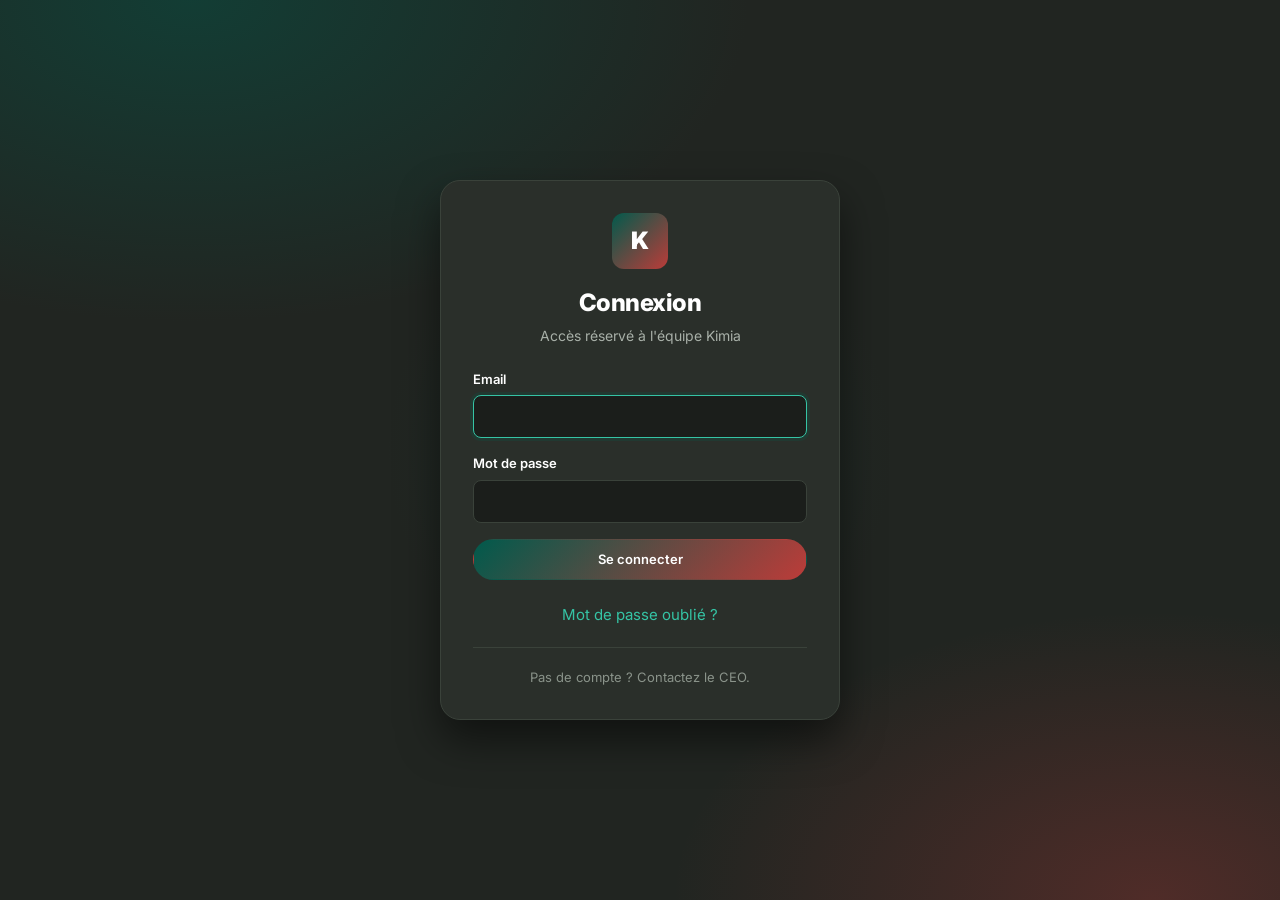
<file: frontend/app/index.html>
<!doctype html>
<html lang="fr">
<head>
  <meta charset="utf-8">
  <meta name="viewport" content="width=device-width, initial-scale=1, viewport-fit=cover">
  <title>Kimia</title>
  <meta name="theme-color" content="#212521">
  <meta name="robots" content="noindex">
  <link rel="manifest" href="manifest.json">
  <link rel="icon" href="assets/icons/icon.svg" type="image/svg+xml">
  <link rel="apple-touch-icon" href="assets/icons/icon-192.png">
  <link rel="preconnect" href="https://fonts.googleapis.com">
  <link rel="preconnect" href="https://fonts.gstatic.com" crossorigin>
  <link href="https://fonts.googleapis.com/css2?family=Inter:wght@400;500;600;700;800;900&display=swap" rel="stylesheet">
  <link rel="stylesheet" href="assets/css/app.css">
   <script src="../assets/js/config.js"></script>
</head>
<body>
  <div id="root"></div>
  <div id="toasts" aria-live="polite"></div>
  <script type="module" src="assets/js/main.js"></script>
</body>
</html>
</file>
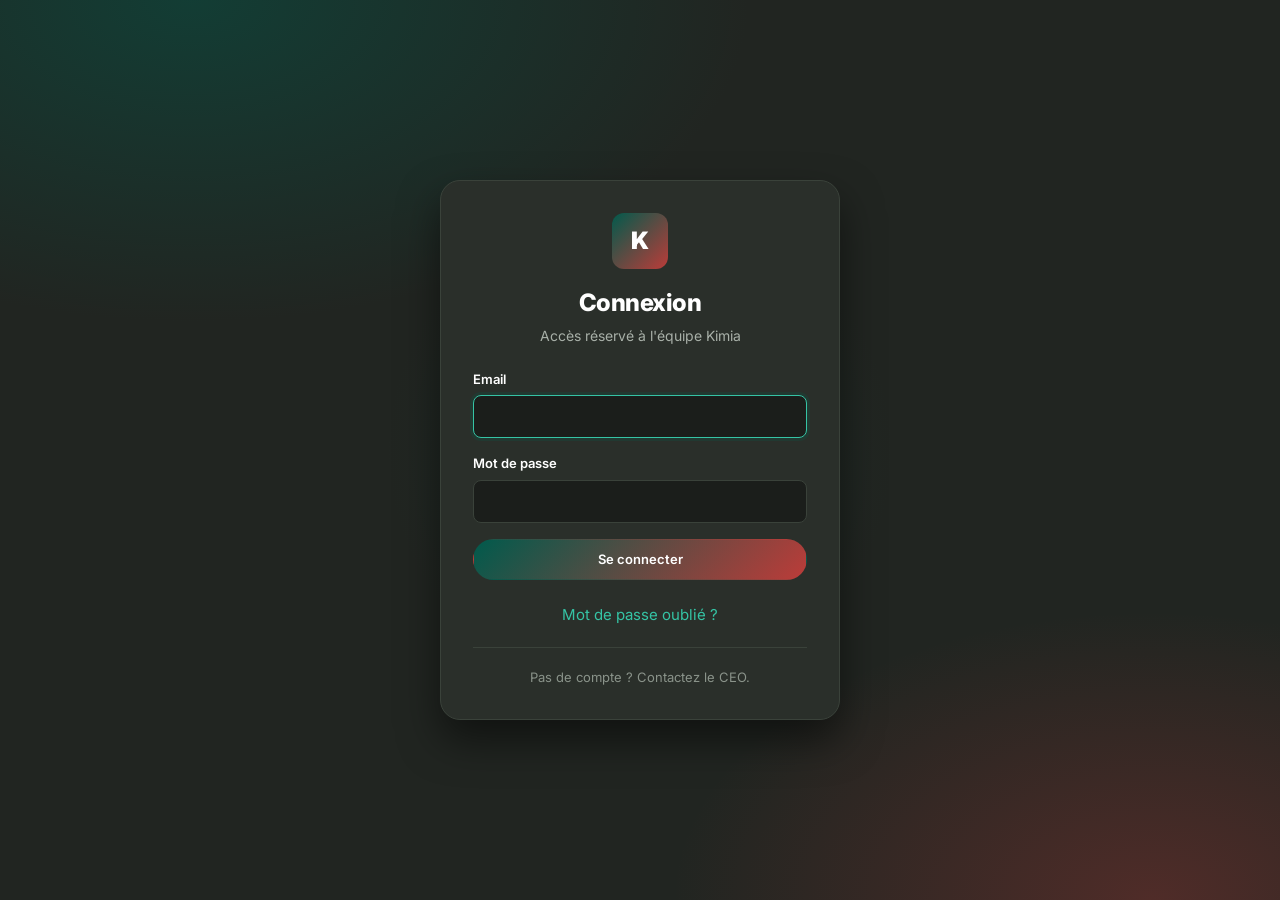
<file: frontend/app/login.html>
<!doctype html>
<html lang="fr">
<head>
  <meta charset="utf-8">
  <meta name="viewport" content="width=device-width, initial-scale=1, viewport-fit=cover">
  <title>Connexion — Kimia</title>
  <meta name="theme-color" content="#212521">
  <meta name="robots" content="noindex">
  <link rel="manifest" href="manifest.json">
  <link rel="icon" href="assets/icons/icon.svg" type="image/svg+xml">
  <link rel="preconnect" href="https://fonts.googleapis.com">
  <link rel="preconnect" href="https://fonts.gstatic.com" crossorigin>
  <link href="https://fonts.googleapis.com/css2?family=Inter:wght@400;500;600;700;800;900&display=swap" rel="stylesheet">
  <link rel="stylesheet" href="assets/css/app.css">
  <script src="../assets/js/config.js"></script>
</head>
<body>
  <main class="login-page">
    <div class="login-card">
      <div class="login-header">
        <div class="login-logo">K</div>
        <h1 class="login-title">Connexion</h1>
        <p class="login-subtitle">Accès réservé à l'équipe Kimia</p>
      </div>

      <form class="form" id="login-form" novalidate>
        <div class="field">
          <label for="email">Email</label>
          <input id="email" type="email" autocomplete="username" required autofocus>
        </div>
        <div class="field">
          <label for="password">Mot de passe</label>
          <input id="password" type="password" autocomplete="current-password" required>
        </div>
        <div class="login-error hidden" id="login-error" role="alert"></div>
        <button type="submit" class="btn btn-primary" id="submit-btn" style="width:100%">
          Se connecter
        </button>
        <button type="button" class="btn-link" id="show-forgot">Mot de passe oublié ?</button>
      </form>

      <form class="form hidden" id="forgot-form" novalidate>
        <p class="login-subtitle" style="margin-bottom:var(--space-4)">
          Saisissez votre email : le responsable sera prévenu et vous enverra un lien.
        </p>
        <div class="field">
          <label for="forgot-email">Email</label>
          <input id="forgot-email" type="email" autocomplete="username" required>
        </div>
        <div class="login-error hidden" id="forgot-msg" role="status"></div>
        <button type="submit" class="btn btn-primary" id="forgot-btn" style="width:100%">Envoyer la demande</button>
        <button type="button" class="btn-link" id="back-login">← Retour à la connexion</button>
      </form>

      <p class="login-footer">
        Pas de compte ? Contactez le CEO.
      </p>
    </div>
  </main>

  <style>
    .btn-link{background:none;border:0;color:var(--accent-text);cursor:pointer;font:inherit;padding:.5rem 0 0;text-align:center;width:100%}
    .btn-link:hover{text-decoration:underline}
  </style>
  <script type="module">
    import { api, session } from "./services/api.js";

    if (session.token) location.replace("index.html");

    const $ = (s) => document.querySelector(s);

    $("#login-form").addEventListener("submit", async (e) => {
      e.preventDefault();
      const err = $("#login-error");
      const btn = $("#submit-btn");
      err.classList.add("hidden");

      const email = $("#email").value.trim();
      const password = $("#password").value;

      if (!email || !password) {
        err.textContent = "Saisissez votre email et votre mot de passe.";
        err.classList.remove("hidden");
        return;
      }

      btn.disabled = true;
      btn.textContent = "Connexion…";

      try {
        const r = await api.login(email, password);
        session.save(r.access_token, r.user);
        location.replace("index.html");
      } catch (ex) {
        err.textContent = ex.message || "Identifiants invalides";
        err.classList.remove("hidden");
        btn.disabled = false;
        btn.textContent = "Se connecter";
      }
    });

    /* Mot de passe oublié : réponse volontairement identique que le compte existe ou non */
    const toggle = (forgot) => {
      $("#login-form").classList.toggle("hidden", forgot);
      $("#forgot-form").classList.toggle("hidden", !forgot);
    };
    $("#show-forgot").onclick = () => toggle(true);
    $("#back-login").onclick = () => toggle(false);
    $("#forgot-form").addEventListener("submit", async (e) => {
      e.preventDefault();
      const msg = $("#forgot-msg");
      const btn = $("#forgot-btn");
      const email = $("#forgot-email").value.trim();
      if (!email) return;
      btn.disabled = true;
      try {
        const r = await api.post("/api/auth/forgot-password", { email });
        msg.textContent = r.detail;
      } catch (ex) {
        msg.textContent = ex.message || "Une erreur est survenue";
      }
      msg.classList.remove("hidden");
      btn.disabled = false;
    });
  </script>
</body>
</html>
</file>
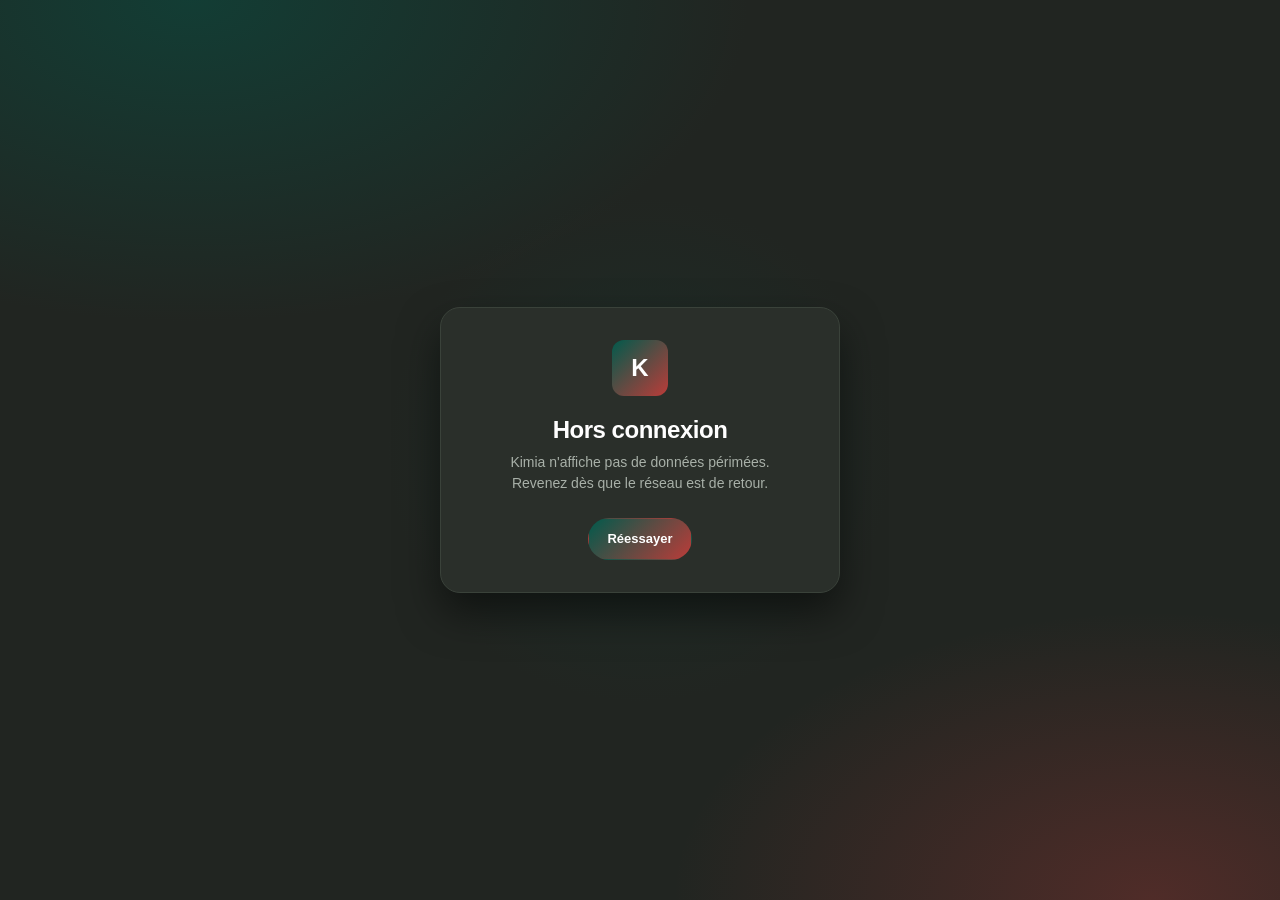
<file: frontend/app/offline.html>
<!doctype html>
<html lang="fr">
<head>
  <meta charset="utf-8">
  <meta name="viewport" content="width=device-width,initial-scale=1">
  <title>Hors connexion — Kimia</title>
  <link rel="stylesheet" href="assets/css/app.css">
</head>
<body>
  <main class="login-page">
    <div class="login-card" style="text-align:center">
      <div class="login-logo">K</div>
      <h1 class="login-title">Hors connexion</h1>
      <p class="login-subtitle">
        Kimia n'affiche pas de données périmées.<br>
        Revenez dès que le réseau est de retour.
      </p>
      <a href="index.html" class="btn btn-primary" style="margin-top:1.5rem">Réessayer</a>
    </div>
  </main>
</body>
</html>
</file>
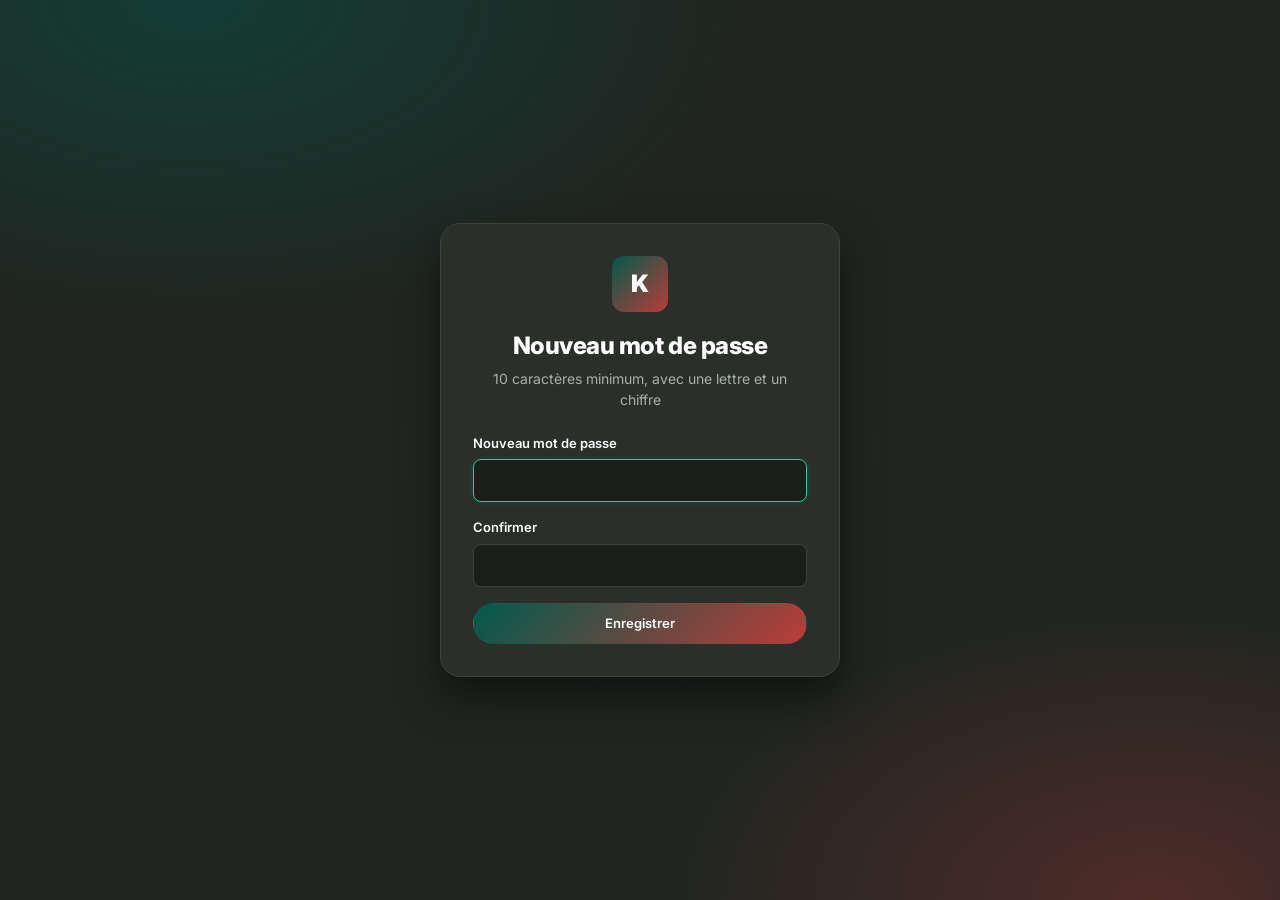
<file: frontend/app/reset-password.html>
<!doctype html>
<html lang="fr">
<head>
  <meta charset="utf-8">
  <meta name="viewport" content="width=device-width, initial-scale=1, viewport-fit=cover">
  <title>Nouveau mot de passe — Kimia</title>
  <meta name="theme-color" content="#212521">
  <meta name="robots" content="noindex">
  <meta name="referrer" content="no-referrer">
  <link rel="icon" href="assets/icons/icon.svg" type="image/svg+xml">
  <link href="https://fonts.googleapis.com/css2?family=Inter:wght@400;500;600;700;800;900&display=swap" rel="stylesheet">
  <link rel="stylesheet" href="assets/css/app.css">
</head>
<body>
  <main class="login-page">
    <div class="login-card">
      <div class="login-header">
        <div class="login-logo">K</div>
        <h1 class="login-title">Nouveau mot de passe</h1>
        <p class="login-subtitle">10 caractères minimum, avec une lettre et un chiffre</p>
      </div>
      <form class="form" id="f" novalidate>
        <div class="field">
          <label for="p1">Nouveau mot de passe</label>
          <input id="p1" type="password" autocomplete="new-password" required autofocus>
        </div>
        <div class="field">
          <label for="p2">Confirmer</label>
          <input id="p2" type="password" autocomplete="new-password" required>
        </div>
        <div class="login-error hidden" id="msg" role="alert"></div>
        <button type="submit" class="btn btn-primary" id="btn" style="width:100%">Enregistrer</button>
      </form>
    </div>
  </main>
  <script>
    // Le jeton est lu une fois puis retiré de la barre d'adresse (historique, copier-coller).
    const token = new URLSearchParams(location.search).get("token");
    history.replaceState(null, "", location.pathname);
    const msg = document.getElementById("msg");
    const show = (t) => { msg.textContent = t; msg.classList.remove("hidden"); };
    document.getElementById("f").addEventListener("submit", async (e) => {
      e.preventDefault();
      const [p1, p2] = [document.getElementById("p1").value, document.getElementById("p2").value];
      if (!token) return show("Lien invalide.");
      if (p1 !== p2) return show("Les mots de passe ne correspondent pas.");
      const btn = document.getElementById("btn");
      btn.disabled = true;
      try {
        const r = await fetch("/api/auth/reset-password", {
          method: "POST", headers: {"Content-Type": "application/json"},
          body: JSON.stringify({token, new_password: p1}),
        });
        const d = await r.json().catch(() => ({}));
        if (r.ok) {
          localStorage.removeItem("kimia_token"); localStorage.removeItem("kimia_user");
          show("Mot de passe mis à jour. Redirection…");
          setTimeout(() => location.replace("login.html"), 1500);
          return;
        }
        show(typeof d.detail === "string" ? d.detail
          : (d.detail || []).map((x) => x.msg).join(" ; ") || "Erreur");
      } catch { show("Serveur injoignable."); }
      btn.disabled = false;
    });
  </script>
</body>
</html>
</file>
<file: frontend/app/assets/css/app.css>
/* ============================================
   Kimia — App interne
   Design sombre premium, accent vert acide
   ============================================ */

:root {
  --bg: #212521;
  --bg-2: #1b1e1b;
  --surface: #2a2f2a;
  --surface-2: #323832;
  --sunk: #1c1f1c;
  --border: #3a423a;
  --border-strong: #4c574c;

  --accent: #015a4c;
  --accent-hover: #027a66;
  --accent-dim: rgba(1, 90, 76, 0.22);
  --accent-glow: rgba(1, 90, 76, 0.5);
  --accent-text: #35c4a5;          /* vert lisible sur fond sombre (7:1) */
  --accent-2: #bb3c39;             /* rouge de marque */
  --accent-2-dim: rgba(187, 60, 57, 0.18);
  --brand-green: #015a4c;
  --brand-red: #bb3c39;
  --brand-black: #212521;
  --grad-brand: linear-gradient(135deg, #015a4c 0%, #bb3c39 100%);
  --grad-brand-hover: linear-gradient(135deg, #027a66 0%, #d4524f 100%);
  --grad-brand-soft: linear-gradient(135deg, rgba(1, 90, 76, 0.28), rgba(187, 60, 57, 0.2));

  --success: #3fcf8e;
  --success-dim: rgba(63, 207, 142, 0.14);
  --warning: #F59E0B;
  --warning-dim: rgba(245, 158, 11, 0.12);
  --danger: #e8736e;
  --danger-dim: rgba(187, 60, 57, 0.18);
  --info: #3B82F6;
  --info-dim: rgba(59, 130, 246, 0.12);

  --text: #FFFFFF;
  --text-2: #a8b0a8;
  --text-3: #8a938a;

  --font: 'Inter', -apple-system, BlinkMacSystemFont, 'Segoe UI', sans-serif;

  --space-1: 0.25rem;
  --space-2: 0.5rem;
  --space-3: 0.75rem;
  --space-4: 1rem;
  --space-5: 1.25rem;
  --space-6: 1.5rem;
  --space-8: 2rem;
  --space-10: 2.5rem;
  --space-12: 3rem;

  --radius-sm: 8px;
  --radius: 12px;
  --radius-lg: 16px;
  --radius-xl: 20px;
  --radius-full: 9999px;

  --shadow-sm: 0 1px 2px rgba(0, 0, 0, 0.3);
  --shadow: 0 4px 12px rgba(0, 0, 0, 0.4);
  --shadow-lg: 0 20px 40px rgba(0, 0, 0, 0.5);

  --transition: 150ms cubic-bezier(0.4, 0, 0.2, 1);
}

*, *::before, *::after {
  box-sizing: border-box;
  margin: 0;
  padding: 0;
}

html {
  -webkit-text-size-adjust: 100%;
  -webkit-font-smoothing: antialiased;
  -moz-osx-font-smoothing: grayscale;
}

body {
  font-family: var(--font);
  font-size: 0.9375rem;
  line-height: 1.5;
  color: var(--text);
  background: var(--bg);
  min-height: 100vh;
}

button, input, select, textarea {
  font: inherit;
  color: inherit;
}

button { cursor: pointer; background: none; border: none; }
a { color: inherit; text-decoration: none; }

:focus-visible {
  outline: 2px solid var(--accent-text);
  outline-offset: 2px;
  border-radius: var(--radius-sm);
}

/* ============================================
   Layout
   ============================================ */


.app {
  display: flex;
  min-height: 100vh;
  width: 100%;
}

.sidebar {
  background: var(--bg-2);
  border-right: 1px solid var(--border);
  display: flex;
  flex-direction: column;
  width: 260px;
  flex-shrink: 0;
  height: 100vh;
  position: sticky;
  top: 0;
  overflow-y: auto;
}
.sidebar-header {
  padding: var(--space-5) var(--space-4);
  border-bottom: 1px solid var(--border);
  flex-shrink: 0;
}

.brand {
  display: flex;
  align-items: center;
  gap: var(--space-3);
  font-size: 1.125rem;
  font-weight: 800;
  letter-spacing: -0.02em;
  color: var(--text);
}

.brand-mark {
  width: 32px;
  height: 32px;
  border-radius: var(--radius-sm);
  background: var(--grad-brand);
  color: #fff;
  display: grid;
  place-items: center;
  font-weight: 900;
  font-size: 0.9375rem;
  flex-shrink: 0;
}

.sidebar-nav {
  flex: 1;
  padding: var(--space-4) var(--space-3);
  display: flex;
  flex-direction: column;
  gap: 2px;
  overflow-y: auto;
}

.nav-item {
  display: flex;
  align-items: center;
  gap: var(--space-3);
  padding: 10px var(--space-3);
  border-radius: var(--radius-sm);
  color: var(--text-2);
  font-weight: 500;
  font-size: 0.875rem;
  transition: all var(--transition);
  position: relative;
}

.nav-item:hover {
  background: var(--surface);
  color: var(--text);
}

.nav-item.active {
  background: var(--surface);
  color: var(--text);
  font-weight: 600;
}

.nav-item.active::before {
  content: "";
  position: absolute;
  left: 0;
  top: 25%;
  bottom: 25%;
  width: 3px;
  background: var(--grad-brand);
  border-radius: 0 3px 3px 0;
}

.nav-item svg {
  width: 18px;
  height: 18px;
  flex-shrink: 0;
}

.nav-badge {
  margin-left: auto;
  min-width: 20px;
  height: 20px;
  padding: 0 6px;
  border-radius: var(--radius-full);
  background: var(--grad-brand);
  color: #fff;
  font-size: 0.6875rem;
  font-weight: 700;
  display: grid;
  place-items: center;
}

.sidebar-footer {
  padding: var(--space-4);
  border-top: 1px solid var(--border);
  flex-shrink: 0;
}

.user-card {
  display: flex;
  align-items: center;
  gap: var(--space-3);
  padding: var(--space-3);
  border-radius: var(--radius-sm);
  background: var(--surface);
}

.user-avatar {
  width: 36px;
  height: 36px;
  border-radius: var(--radius-full);
  background: var(--grad-brand);
  color: #fff;
  display: grid;
  place-items: center;
  font-weight: 700;
  font-size: 0.8125rem;
  flex-shrink: 0;
}

.user-info { flex: 1; min-width: 0; }

.user-name {
  font-weight: 600;
  font-size: 0.8125rem;
  white-space: nowrap;
  overflow: hidden;
  text-overflow: ellipsis;
}

.user-role {
  font-size: 0.6875rem;
  color: var(--text-3);
  text-transform: uppercase;
  letter-spacing: 0.05em;
  font-weight: 600;
}

/* Main */
.main {
  display: flex;
  flex-direction: column;
  flex: 1;
  min-width: 0;
  background: var(--bg);
}

.topbar {
  position: sticky;
  top: 0;
  z-index: 10;
  background: rgba(10, 10, 10, 0.85);
  backdrop-filter: blur(12px);
  border-bottom: 1px solid var(--border);
  padding: var(--space-4) var(--space-6);
  display: flex;
  align-items: center;
  justify-content: space-between;
  gap: var(--space-4);
  flex-shrink: 0;
}

.topbar-left {
  display: flex;
  align-items: center;
  gap: var(--space-3);
}

.topbar-title {
  font-size: 1rem;
  font-weight: 600;
  letter-spacing: -0.01em;
}

.topbar-right {
  display: flex;
  align-items: center;
  gap: var(--space-3);
}

.status-pill {
  display: inline-flex;
  align-items: center;
  gap: var(--space-2);
  padding: 6px 12px;
  border-radius: var(--radius-full);
  font-size: 0.75rem;
  font-weight: 500;
  background: var(--surface);
  border: 1px solid var(--border);
  color: var(--text-2);
}

.status-dot {
  width: 6px;
  height: 6px;
  border-radius: 50%;
  background: var(--text-3);
}

.status-pill.on .status-dot {
  background: var(--grad-brand);
  box-shadow: 0 0 8px var(--accent);
}

.status-pill.off .status-dot {
  background: var(--danger);
}

.offline {
  padding: 10px var(--space-6);
  background: var(--danger-dim);
  border-bottom: 1px solid var(--danger);
  color: var(--danger);
  font-weight: 600;
  font-size: 0.8125rem;
  text-align: center;
}

.content {
  flex: 1;
  padding: var(--space-6);
  max-width: 1400px;
  width: 100%;
}

.menu-toggle {
  display: none;
  width: 36px;
  height: 36px;
  border-radius: var(--radius-sm);
  place-items: center;
  color: var(--text-2);
  border: 1px solid var(--border);
  background: var(--surface);
}

/* Responsive */
@media (max-width: 900px) {
  .app { grid-template-columns: 1fr; }
  .sidebar {
    position: fixed;
    z-index: 50;
    inset: 0 auto 0 0;
    width: 280px;
    transform: translateX(-100%);
    transition: transform 250ms ease;
  }
  .sidebar.open { transform: translateX(0); }
  .sidebar-overlay {
    position: fixed;
    inset: 0;
    z-index: 40;
    background: rgba(0, 0, 0, 0.6);
    display: none;
  }
  .sidebar-overlay.open { display: block; }
  .menu-toggle { display: grid; }
  .content { padding: var(--space-4); }
  .topbar { padding: var(--space-3) var(--space-4); }
}

/* ============================================
   Composants
   ============================================ */

.page-header {
  display: flex;
  align-items: flex-end;
  justify-content: space-between;
  gap: var(--space-4);
  margin-bottom: var(--space-6);
  flex-wrap: wrap;
}

.page-title {
  font-size: 1.75rem;
  font-weight: 800;
  letter-spacing: -0.02em;
  line-height: 1.2;
}

.page-subtitle {
  color: var(--text-2);
  margin-top: var(--space-1);
  font-size: 0.875rem;
}

.page-actions {
  display: flex;
  gap: var(--space-3);
  flex-wrap: wrap;
}

/* Boutons */
.btn {
  display: inline-flex;
  align-items: center;
  justify-content: center;
  gap: var(--space-2);
  padding: 10px 18px;
  border-radius: var(--radius-full);
  font-weight: 600;
  font-size: 0.8125rem;
  border: 1px solid transparent;
  transition: all var(--transition);
  white-space: nowrap;
}

.btn:disabled { opacity: 0.5; cursor: not-allowed; }

.btn-primary {
  background: var(--grad-brand);
  color: #fff;
  border-color: transparent;
}
.btn-primary:hover:not(:disabled) {
  background: var(--grad-brand-hover);
  box-shadow: 0 0 24px var(--accent-glow);
}

.btn-secondary {
  background: var(--surface);
  color: var(--text);
  border-color: var(--border-strong);
}
.btn-secondary:hover:not(:disabled) {
  background: var(--surface-2);
  border-color: var(--text-3);
}

.btn-danger {
  background: var(--danger-dim);
  color: var(--danger);
  border-color: var(--danger);
}
.btn-danger:hover:not(:disabled) {
  background: var(--danger);
  color: white;
}

.btn-sm {
  padding: 6px 12px;
  font-size: 0.75rem;
}

.btn-icon {
  width: 32px;
  height: 32px;
  padding: 0;
  border-radius: var(--radius-sm);
  display: grid;
  place-items: center;
  color: var(--text-2);
  background: transparent;
}
.btn-icon:hover {
  background: var(--surface-2);
  color: var(--text);
}

/* Cartes */
.card {
  background: var(--surface);
  border: 1px solid var(--border);
  border-radius: var(--radius-lg);
  padding: var(--space-5);
}

.card-title {
  font-size: 1rem;
  font-weight: 700;
  margin-bottom: var(--space-4);
  letter-spacing: -0.01em;
}

/* Stats */
.stats {
  display: grid;
  grid-template-columns: repeat(auto-fit, minmax(180px, 1fr));
  gap: var(--space-4);
  margin-bottom: var(--space-6);
}

.stat {
  background: var(--surface);
  border: 1px solid var(--border);
  border-radius: var(--radius-lg);
  padding: var(--space-5);
}

.stat-label {
  font-size: 0.75rem;
  color: var(--text-3);
  font-weight: 600;
  text-transform: uppercase;
  letter-spacing: 0.06em;
  margin-bottom: var(--space-2);
}

.stat-value {
  font-size: 1.875rem;
  font-weight: 800;
  letter-spacing: -0.02em;
  line-height: 1;
  font-variant-numeric: tabular-nums;
}

.stat-value.danger { color: var(--danger); }
.stat-value.success { color: var(--success); }
.stat-value.accent { color: var(--accent-text); }

/* Tableaux */
.table-wrapper {
  background: var(--surface);
  border: 1px solid var(--border);
  border-radius: var(--radius-lg);
  overflow: hidden;
}

.table {
  width: 100%;
  border-collapse: collapse;
}

.table th {
  text-align: left;
  padding: 12px 16px;
  font-size: 0.6875rem;
  font-weight: 700;
  color: var(--text-3);
  text-transform: uppercase;
  letter-spacing: 0.08em;
  background: var(--bg-2);
  border-bottom: 1px solid var(--border);
  white-space: nowrap;
}

.table td {
  padding: 14px 16px;
  border-bottom: 1px solid var(--border);
  font-size: 0.875rem;
  vertical-align: middle;
}

.table tr:last-child td { border-bottom: none; }
.table tbody tr { transition: background var(--transition); }
.table tbody tr:hover { background: var(--surface-2); }

.table .main-cell { font-weight: 600; }
.table .num { text-align: right; font-variant-numeric: tabular-nums; }
.table .r { text-align: right; }
.table .sub { color: var(--text-2); font-size: 0.8125rem; }

@media (max-width: 768px) {
  .table thead { display: none; }
  .table, .table tbody, .table tr, .table td { display: block; }
  .table tr { padding: var(--space-4); border-bottom: 1px solid var(--border); }
  .table td { border: none; padding: 4px 0; }
  .table td::before {
    content: attr(data-label);
    display: block;
    font-size: 0.6875rem;
    font-weight: 700;
    color: var(--text-3);
    text-transform: uppercase;
    letter-spacing: 0.06em;
    margin-bottom: 2px;
  }
}

/* Badges */
.badge {
  display: inline-flex;
  align-items: center;
  gap: var(--space-1);
  padding: 3px 10px;
  border-radius: var(--radius-full);
  font-size: 0.6875rem;
  font-weight: 600;
  white-space: nowrap;
  background: var(--surface-2);
  color: var(--text-2);
}

.badge::before {
  content: "";
  width: 5px;
  height: 5px;
  border-radius: 50%;
  background: currentColor;
}

.badge.t-g { background: var(--success-dim); color: var(--success); }
.badge.t-y { background: var(--warning-dim); color: var(--warning); }
.badge.t-m { background: var(--danger-dim); color: var(--danger); }
.badge.t-c { background: var(--info-dim); color: var(--info); }
.badge.t-n { background: var(--surface-2); color: var(--text-2); }

.tag {
  display: inline-block;
  padding: 3px 8px;
  border-radius: var(--radius-sm);
  background: var(--surface-2);
  font-size: 0.75rem;
  color: var(--text-2);
  font-weight: 500;
}

/* Formulaires */
.form {
  display: grid;
  gap: var(--space-4);
}

.form-row {
  display: grid;
  grid-template-columns: 1fr 1fr;
  gap: var(--space-4);
}

@media (max-width: 600px) {
  .form-row { grid-template-columns: 1fr; }
}

.field {
  display: flex;
  flex-direction: column;
  gap: 6px;
}

.field-full { grid-column: 1 / -1; }

.field label {
  font-size: 0.8125rem;
  font-weight: 600;
  color: var(--text);
}

.field .required { color: var(--accent-text); }

.field input,
.field select,
.field textarea {
  padding: 10px 14px;
  border: 1px solid var(--border);
  border-radius: var(--radius-sm);
  background: var(--bg-2);
  font-size: 0.875rem;
  color: var(--text);
  transition: border-color var(--transition), box-shadow var(--transition);
  width: 100%;
}

.field input::placeholder,
.field textarea::placeholder { color: var(--text-3); }

.field input:focus,
.field select:focus,
.field textarea:focus {
  outline: none;
  border-color: var(--accent-text);
  box-shadow: 0 0 0 3px var(--accent-dim);
}

.field textarea {
  resize: vertical;
  min-height: 80px;
  font-family: inherit;
}

.field-hint {
  font-size: 0.75rem;
  color: var(--text-3);
}

/* Modale */
/* ============================================
   Modale
   ============================================ */

.modal {
  position: fixed;
  top: 50%;
  left: 50%;
  transform: translate(-50%, -50%);
  margin: 0;
  border: none;
  border-radius: var(--radius-xl);
  padding: 0;
  width: min(560px, calc(100vw - 2rem));
  max-height: calc(100vh - 2rem);
  background: var(--surface);
  color: var(--text);
  box-shadow: var(--shadow-lg);
  overflow: hidden;
  display: none;
  flex-direction: column;
}

.modal.wide {
  width: min(820px, calc(100vw - 2rem));
}

.modal[open] {
  display: flex;
}


.modal::backdrop {
  background: rgba(0, 0, 0, 0.7);
  backdrop-filter: blur(4px);
}

.modal-header {
  display: flex;
  align-items: center;
  justify-content: space-between;
  padding: var(--space-5);
  border-bottom: 1px solid var(--border);
  flex-shrink: 0;
}

.modal-title {
  font-size: 1.125rem;
  font-weight: 700;
  letter-spacing: -0.01em;
}

.modal-close {
  width: 32px;
  height: 32px;
  border-radius: var(--radius-sm);
  display: grid;
  place-items: center;
  color: var(--text-2);
  transition: background var(--transition);
}

.modal-close:hover {
  background: var(--surface-2);
  color: var(--text);
}

.modal-body {
  padding: var(--space-5);
  overflow-y: auto;
  flex: 1;
}

.modal-footer {
  display: flex;
  justify-content: flex-end;
  gap: var(--space-3);
  padding: var(--space-4) var(--space-5);
  border-top: 1px solid var(--border);
  flex-shrink: 0;
}

/* États */
.state {
  display: flex;
  flex-direction: column;
  align-items: center;
  justify-content: center;
  padding: var(--space-12) var(--space-6);
  text-align: center;
  gap: var(--space-3);
}

.state-icon {
  width: 48px;
  height: 48px;
  border-radius: var(--radius-full);
  background: var(--surface);
  border: 1px solid var(--border);
  display: grid;
  place-items: center;
  color: var(--text-3);
}

.state-title {
  font-size: 1.125rem;
  font-weight: 700;
}

.state-text {
  color: var(--text-2);
  max-width: 400px;
  font-size: 0.875rem;
}

.state.err .state-title { color: var(--danger); }

/* Spinner */
.spinner {
  width: 28px;
  height: 28px;
  border: 2px solid var(--border);
  border-top-color: var(--accent-text);
  border-radius: 50%;
  animation: spin 0.7s linear infinite;
}

@keyframes spin { to { transform: rotate(360deg); } }

/* Toasts */
#toasts {
  position: fixed;
  bottom: var(--space-5);
  right: var(--space-5);
  display: flex;
  flex-direction: column;
  gap: var(--space-2);
  z-index: 100;
  max-width: min(400px, calc(100vw - 2rem));
}

.toast {
  padding: 12px 18px;
  border-radius: var(--radius-sm);
  background: var(--surface);
  border: 1px solid var(--border-strong);
  color: var(--text);
  font-size: 0.875rem;
  font-weight: 500;
  box-shadow: var(--shadow-lg);
  animation: slideIn 200ms ease-out;
}

.toast.ok { border-color: var(--accent-text); color: var(--accent-text); }
.toast.err { border-color: var(--danger); color: var(--danger); }

.toast.out { opacity: 0; transition: opacity 200ms; }

@keyframes slideIn {
  from { transform: translateY(8px); opacity: 0; }
  to { transform: translateY(0); opacity: 1; }
}

/* Login */
.login-page {
  min-height: 100vh;
  display: grid;
  place-items: center;
  padding: var(--space-6);
  background: var(--bg);
  position: relative;
  overflow: hidden;
}

.login-page::before {
  content: "";
  position: absolute;
  top: 50%;
  left: 50%;
  transform: translate(-50%, -50%);
  width: 600px;
  height: 600px;
  background: radial-gradient(circle, var(--accent-glow) 0%, transparent 60%);
  opacity: 0.3;
  pointer-events: none;
}

.login-card {
  width: 100%;
  max-width: 400px;
  background: var(--surface);
  border: 1px solid var(--border);
  border-radius: var(--radius-xl);
  padding: var(--space-8);
  box-shadow: var(--shadow-lg);
  position: relative;
}

.login-header {
  text-align: center;
  margin-bottom: var(--space-6);
}

.login-logo {
  width: 56px;
  height: 56px;
  border-radius: var(--radius);
  background: var(--grad-brand);
  color: #fff;
  display: grid;
  place-items: center;
  font-weight: 900;
  font-size: 1.5rem;
  margin: 0 auto var(--space-4);
}

.login-title {
  font-size: 1.5rem;
  font-weight: 800;
  letter-spacing: -0.02em;
  margin-bottom: var(--space-1);
}

.login-subtitle {
  color: var(--text-2);
  font-size: 0.875rem;
}

.login-error {
  padding: 10px 14px;
  border-radius: var(--radius-sm);
  background: var(--danger-dim);
  border: 1px solid var(--danger);
  color: var(--danger);
  font-size: 0.8125rem;
  font-weight: 500;
}

.login-footer {
  text-align: center;
  margin-top: var(--space-5);
  padding-top: var(--space-5);
  border-top: 1px solid var(--border);
  color: var(--text-3);
  font-size: 0.8125rem;
}

.hidden { display: none !important; }
/* ============================================
   Chat
   ============================================ */

.chat-layout {
  display: grid;
  grid-template-columns: 260px 1fr;
  height: calc(100vh - 160px);
  min-height: 500px;
  background: var(--surface);
  border: 1px solid var(--border);
  border-radius: var(--radius-lg);
  overflow: hidden;
}

/* ---------- Sidebar des canaux ---------- */

.chat-sidebar {
  background: var(--bg-2);
  border-right: 1px solid var(--border);
  display: flex;
  flex-direction: column;
  overflow: hidden;
}

.chat-sidebar-header {
  padding: 16px 18px;
  border-bottom: 1px solid var(--border);
  flex-shrink: 0;
}

.chat-sidebar-header h2 {
  font-size: 0.75rem;
  font-weight: 700;
  text-transform: uppercase;
  letter-spacing: 0.08em;
  color: var(--text-3);
}

.chat-channels {
  flex: 1;
  overflow-y: auto;
  padding: 8px;
  display: flex;
  flex-direction: column;
  gap: 2px;
}

.chat-channel {
  display: flex;
  align-items: center;
  gap: 8px;
  padding: 8px 10px;
  border-radius: var(--radius-sm);
  color: var(--text-2);
  font-size: 0.875rem;
  font-weight: 500;
  text-align: left;
  transition: all var(--transition);
  width: 100%;
  border: none;
  background: none;
  cursor: pointer;
}

.chat-channel:hover {
  background: var(--surface);
  color: var(--text);
}

.chat-channel.active {
  background: var(--surface);
  color: var(--text);
  font-weight: 600;
}

.chat-channel.active::before {
  content: "";
  position: absolute;
  left: 8px;
  top: 25%;
  bottom: 25%;
  width: 3px;
  background: var(--grad-brand);
  border-radius: 0 3px 3px 0;
}

.chat-channel {
  position: relative;
}

.chat-channel-hash {
  display: grid;
  place-items: center;
  color: var(--text-3);
  flex-shrink: 0;
}

.chat-channel.active .chat-channel-hash {
  color: var(--accent-text);
}

.chat-channel-name {
  flex: 1;
  white-space: nowrap;
  overflow: hidden;
  text-overflow: ellipsis;
}

.chat-channel-badge {
  min-width: 18px;
  height: 18px;
  padding: 0 5px;
  border-radius: 999px;
  background: var(--grad-brand);
  color: #fff;
  font-size: 0.6875rem;
  font-weight: 700;
  display: grid;
  place-items: center;
  flex-shrink: 0;
}

/* ---------- Zone principale ---------- */

.chat-main {
  display: flex;
  flex-direction: column;
  min-width: 0;
  background: var(--surface);
}

.chat-main-header {
  padding: 14px 20px;
  border-bottom: 1px solid var(--border);
  flex-shrink: 0;
}

.chat-channel-title {
  display: flex;
  align-items: center;
  gap: 8px;
}

.chat-channel-icon {
  display: grid;
  place-items: center;
  color: var(--accent-text);
}

.chat-channel-title h3 {
  font-size: 1rem;
  font-weight: 700;
  letter-spacing: -0.01em;
}

.chat-channel-title .tag {
  margin-left: 4px;
}

/* ---------- Fil de discussion ---------- */

.chat-messages {
  flex: 1;
  overflow-y: auto;
  padding: 20px;
  display: flex;
  flex-direction: column;
  gap: 4px;
  min-height: 0;
  scroll-behavior: smooth;
}

.chat-messages::-webkit-scrollbar {
  width: 8px;
}

.chat-messages::-webkit-scrollbar-thumb {
  background: var(--border);
  border-radius: 4px;
}

.chat-messages::-webkit-scrollbar-thumb:hover {
  background: var(--border-strong);
}

/* Séparateur de date */
.chat-date-separator {
  display: flex;
  align-items: center;
  gap: 12px;
  margin: 16px 0 8px;
  color: var(--text-3);
  font-size: 0.75rem;
  font-weight: 600;
  text-transform: uppercase;
  letter-spacing: 0.05em;
}

.chat-date-separator::before,
.chat-date-separator::after {
  content: "";
  flex: 1;
  height: 1px;
  background: var(--border);
}

/* Message */
.chat-message {
  display: flex;
  gap: 10px;
  padding: 4px 0;
  align-items: flex-start;
}

.chat-message.me {
  flex-direction: row-reverse;
}

.chat-message-avatar {
  width: 32px;
  height: 32px;
  border-radius: 50%;
  background: var(--grad-brand);
  color: #fff;
  display: grid;
  place-items: center;
  font-weight: 700;
  font-size: 0.6875rem;
  flex-shrink: 0;
  margin-top: 4px;
}

.chat-message-content {
  flex: 1;
  min-width: 0;
  max-width: 70%;
}

.chat-message.me .chat-message-content {
  display: flex;
  flex-direction: column;
  align-items: flex-end;
}

.chat-message-author {
  font-size: 0.75rem;
  font-weight: 700;
  color: var(--text-2);
  margin-bottom: 3px;
  padding: 0 4px;
}

.chat-message-bubble {
  background: var(--surface-2);
  border: 1px solid var(--border);
  padding: 10px 14px;
  border-radius: 14px;
  border-top-left-radius: 4px;
  font-size: 0.875rem;
  line-height: 1.5;
  color: var(--text);
  word-wrap: break-word;
  white-space: pre-wrap;
  display: inline-block;
  max-width: 100%;
}

.chat-message.me .chat-message-bubble {
  background: var(--accent-dim);
  border-color: var(--accent-text);
  border-top-left-radius: 14px;
  border-top-right-radius: 4px;
}

.chat-message-bubble a {
  color: var(--accent-text);
  text-decoration: underline;
  word-break: break-all;
}

.chat-message-bubble a:hover {
  color: var(--accent-text);
}

.chat-message-meta {
  font-size: 0.6875rem;
  color: var(--text-3);
  margin-top: 3px;
  padding: 0 4px;
  display: flex;
  align-items: center;
  gap: 6px;
}

.chat-message.me .chat-message-meta {
  flex-direction: row-reverse;
}

.chat-message-delete {
  opacity: 0;
  color: var(--danger);
  font-size: 1rem;
  font-weight: 700;
  line-height: 1;
  padding: 0 4px;
  cursor: pointer;
  transition: opacity var(--transition);
  background: none;
  border: none;
}

.chat-message:hover .chat-message-delete {
  opacity: 1;
}

.chat-message-delete:hover {
  color: #fff;
  background: var(--danger);
  border-radius: 4px;
}

/* État vide */
.chat-empty {
  display: flex;
  flex-direction: column;
  align-items: center;
  justify-content: center;
  flex: 1;
  gap: 8px;
  padding: 40px;
  text-align: center;
  color: var(--text-2);
}

.chat-empty-icon {
  width: 56px;
  height: 56px;
  border-radius: 50%;
  background: var(--surface-2);
  border: 1px solid var(--border);
  display: grid;
  place-items: center;
  color: var(--text-3);
  margin-bottom: 8px;
}

.chat-empty-title {
  font-weight: 700;
  color: var(--text);
  font-size: 1rem;
}

.chat-empty-text {
  font-size: 0.875rem;
}

/* ---------- Zone de saisie ---------- */

.chat-input {
  display: flex;
  align-items: flex-end;
  gap: 8px;
  padding: 14px 20px;
  border-top: 1px solid var(--border);
  background: var(--surface);
  flex-shrink: 0;
}

.chat-input textarea {
  flex: 1;
  min-height: 40px;
  max-height: 140px;
  padding: 10px 14px;
  border: 1px solid var(--border);
  border-radius: 20px;
  background: var(--bg-2);
  color: var(--text);
  font-family: inherit;
  font-size: 0.875rem;
  line-height: 1.4;
  resize: none;
  transition: border-color var(--transition), box-shadow var(--transition);
}

.chat-input textarea::placeholder {
  color: var(--text-3);
}

.chat-input textarea:focus {
  outline: none;
  border-color: var(--accent-text);
  box-shadow: 0 0 0 3px var(--accent-dim);
}

.chat-send {
  width: 40px;
  height: 40px;
  border-radius: 50%;
  background: var(--grad-brand);
  color: #fff;
  display: grid;
  place-items: center;
  flex-shrink: 0;
  transition: all var(--transition);
  border: none;
  cursor: pointer;
}

.chat-send:hover {
  background: var(--grad-brand-hover);
  box-shadow: 0 0 20px var(--accent-glow);
  transform: scale(1.05);
}

.chat-send:active {
  transform: scale(0.95);
}

/* ---------- Responsive ---------- */

@media (max-width: 768px) {
  .chat-layout {
    grid-template-columns: 1fr;
    height: calc(100vh - 140px);
  }

  .chat-sidebar {
    position: absolute;
    inset: 0 auto 0 0;
    width: 260px;
    z-index: 10;
    transform: translateX(-100%);
    transition: transform 200ms ease;
    box-shadow: 4px 0 20px rgba(0, 0, 0, 0.5);
  }

  .chat-sidebar.open {
    transform: translateX(0);
  }

  .chat-message-content {
    max-width: 85%;
  }
}

/* =========================================================================
   Identité Kimia — vert #015a4c · rouge #bb3c39 · noir #212521 (dégradé)
   ========================================================================= */
body {
  background:
    radial-gradient(1100px 560px at 0% -10%, rgba(1, 90, 76, 0.38), transparent 62%),
    radial-gradient(900px 520px at 100% 110%, rgba(187, 60, 57, 0.24), transparent 60%),
    var(--bg);
  background-attachment: fixed;
}

.sidebar {
  background:
    linear-gradient(180deg, rgba(1, 90, 76, 0.30) 0%, rgba(33, 37, 33, 0) 42%),
    var(--bg-2);
}

.brand-mark { box-shadow: 0 6px 18px rgba(1, 90, 76, 0.45); }

.stat, .card { position: relative; }
.stat::before {
  content: "";
  position: absolute; left: 0; right: 0; top: 0; height: 2px;
  background: var(--grad-brand);
  border-radius: var(--radius) var(--radius) 0 0;
  opacity: 0.85;
}

.badge.t-g { color: var(--success); }
.badge.t-m { color: var(--danger); background: var(--accent-2-dim); }
.btn-danger { background: var(--accent-2); border-color: var(--accent-2); color: #fff; }
.btn-danger:hover { background: #d4524f; border-color: #d4524f; }

/* Pages ajoutées : caisse, accès, développement */
.tabs { display: flex; gap: .25rem; border-bottom: 1px solid var(--border); margin-bottom: var(--space-5); overflow-x: auto; }
.tab { padding: .6rem 1rem; color: var(--text-2); border: 0; background: none; cursor: pointer; font: inherit; border-bottom: 2px solid transparent; white-space: nowrap; }
.tab.active { color: var(--text); border-image: var(--grad-brand) 1; }
.perm-grid { display: grid; grid-template-columns: repeat(auto-fill, minmax(240px, 1fr)); gap: var(--space-4); }
.perm-item { display: flex; align-items: center; gap: .5rem; padding: .35rem 0; color: var(--text-2); }
.perm-item.on { color: var(--text); }
.perm-dot { width: 18px; height: 18px; border-radius: 50%; display: grid; place-items: center; font-size: 11px; flex: none; }
.perm-item.on .perm-dot { background: var(--grad-brand); color: #fff; }
.perm-item:not(.on) .perm-dot { border: 1px solid var(--border-strong); color: transparent; }
.amount-in { color: var(--success); font-weight: 600; }
.amount-out { color: var(--danger); font-weight: 600; }
.row-void { opacity: .55; text-decoration: line-through; }
.notice { padding: .75rem 1rem; border-radius: var(--radius-sm); background: var(--grad-brand-soft); border: 1px solid var(--border); color: var(--text-2); margin-bottom: var(--space-4); }

.main { background: transparent; }
.login-page {
  background:
    radial-gradient(900px 520px at 15% 0%, rgba(1, 90, 76, 0.45), transparent 62%),
    radial-gradient(800px 480px at 90% 100%, rgba(187, 60, 57, 0.30), transparent 60%),
    var(--bg);
}
.btn-link { background: none; border: 0; color: var(--accent-text); cursor: pointer; font: inherit; padding: .5rem 0 0; text-align: center; width: 100%; }
.btn-link:hover { text-decoration: underline; }
</file>
